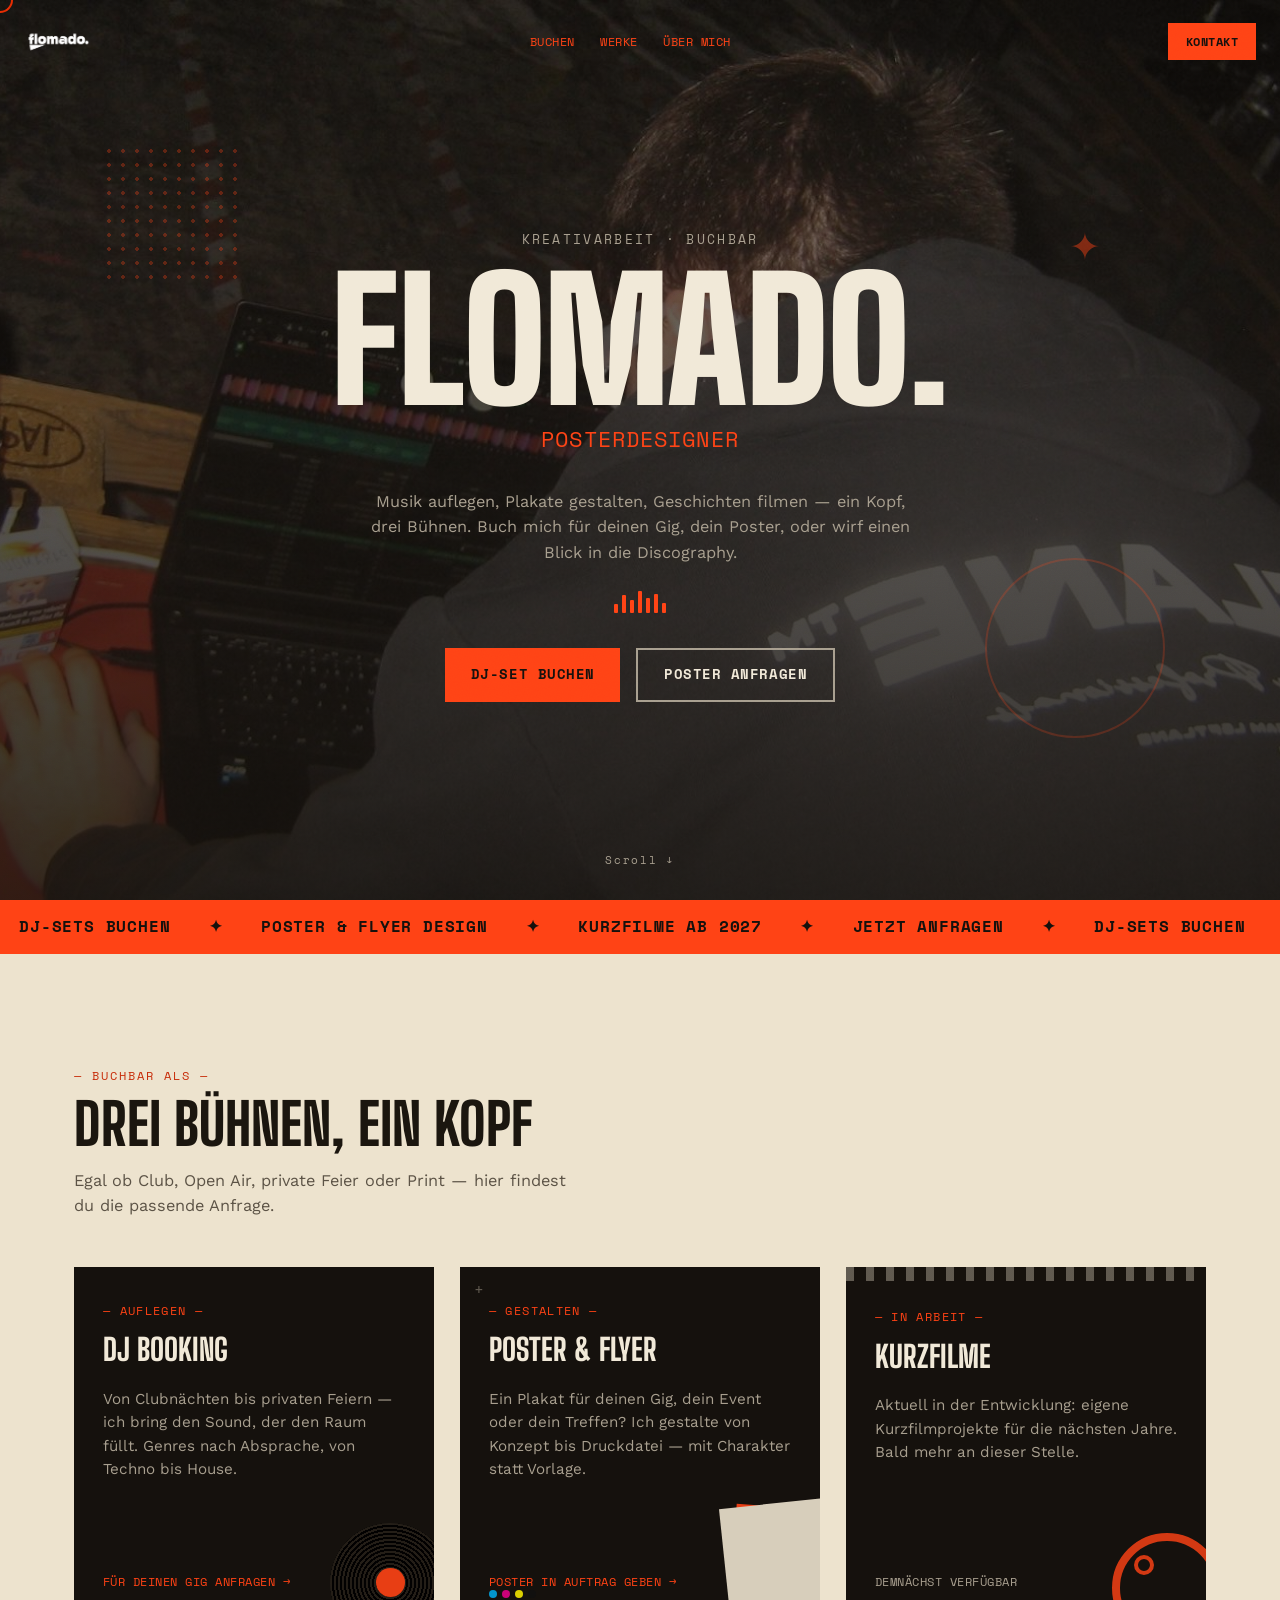
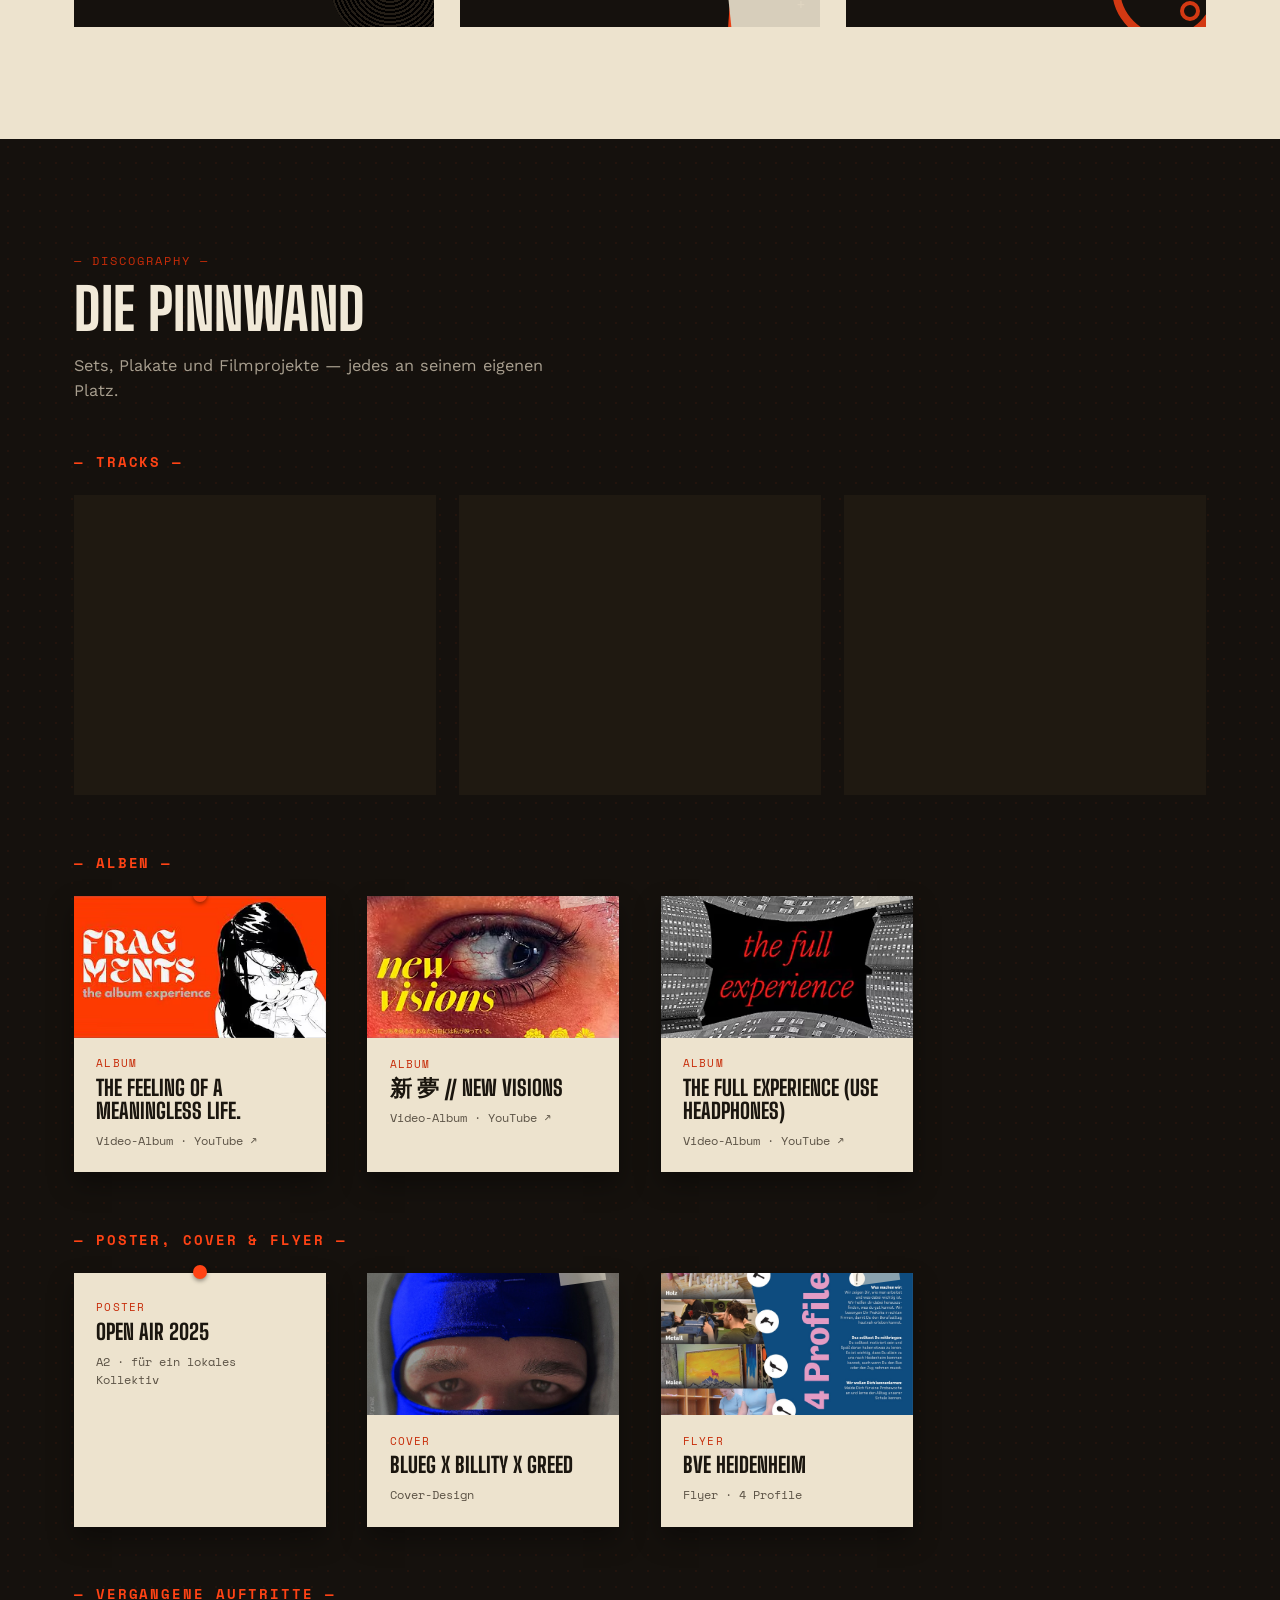
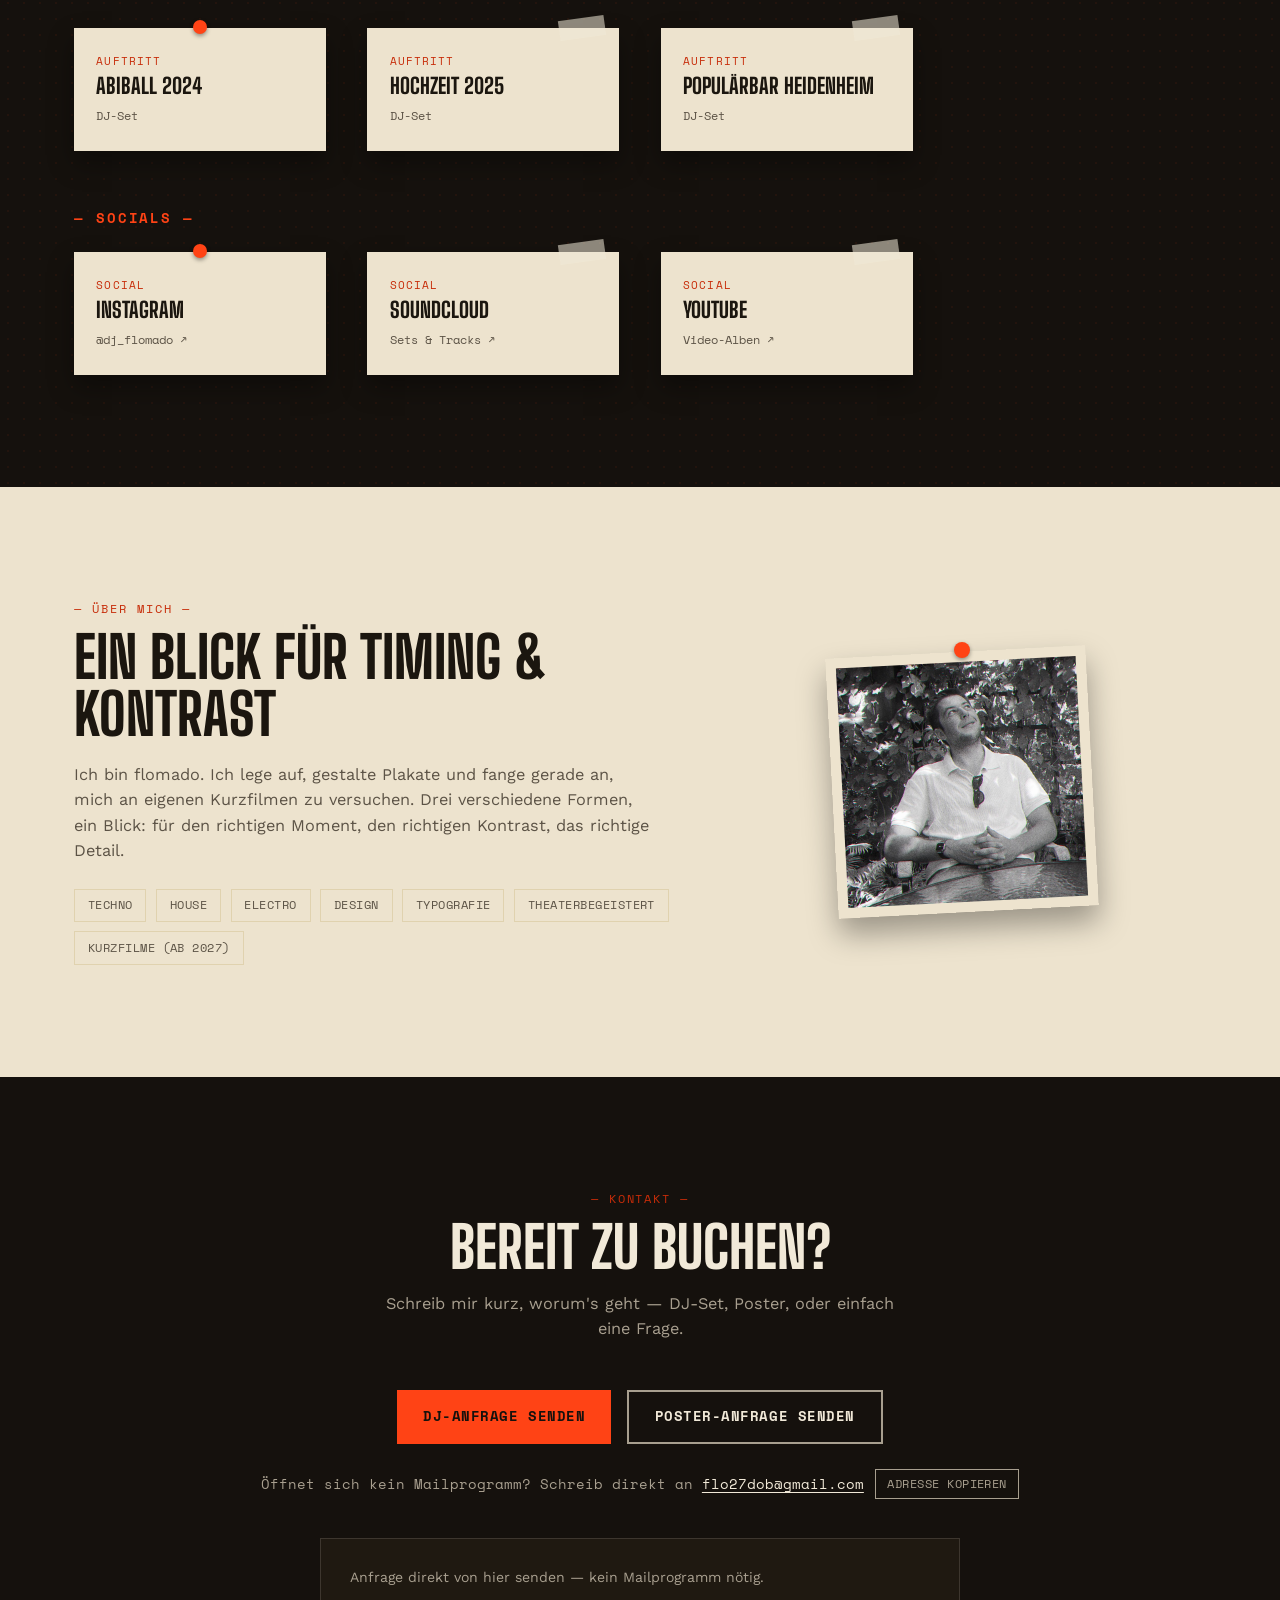
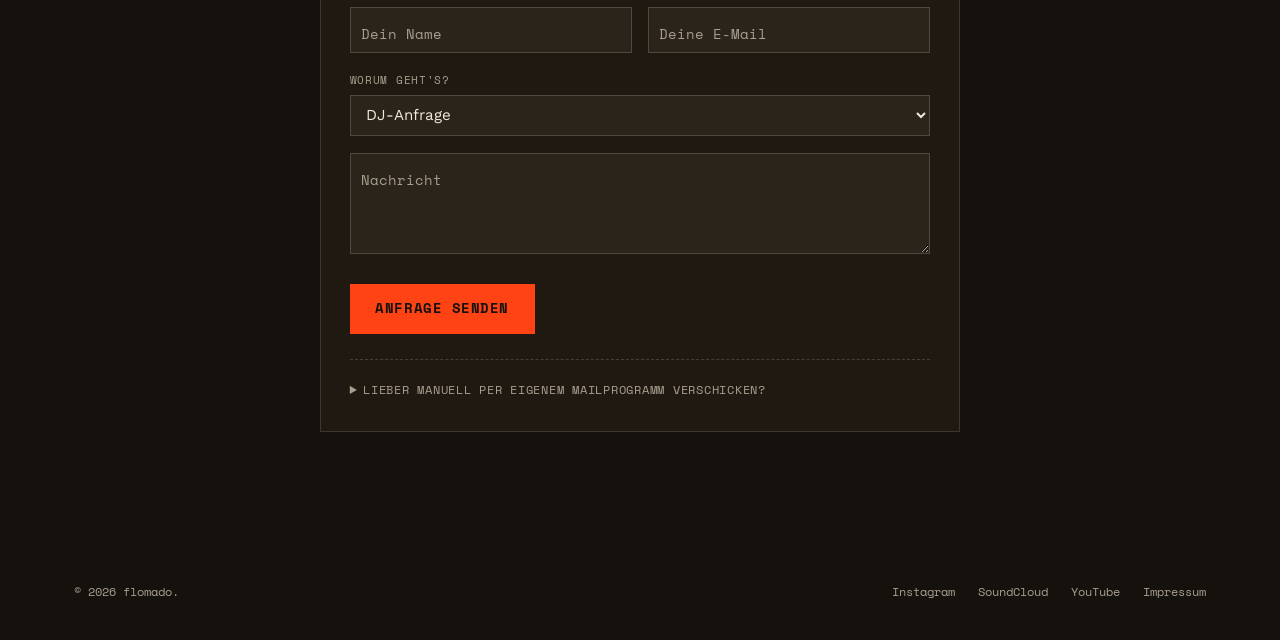
<file: index.html>
<!DOCTYPE html>
<html lang="de">
<head>
<meta charset="UTF-8">
<meta name="viewport" content="width=device-width, initial-scale=1.0">
<title>flomado. — DJ, Posterdesign &amp; Film</title>
<meta name="description" content="flomado. — buchbar als DJ und Posterdesigner, mit Discography aus Tracks, Plakaten und kommenden Kurzfilmen.">

<link rel="canonical" href="https://flomado.de/">
<meta name="robots" content="index, follow">
<meta name="author" content="flomado.">

<meta property="og:type" content="website">
<meta property="og:site_name" content="flomado.">
<meta property="og:title" content="flomado. — DJ, Posterdesign & Film">
<meta property="og:description" content="flomado. — buchbar als DJ und Posterdesigner, mit Discography aus Tracks, Plakaten und kommenden Kurzfilmen.">
<meta property="og:url" content="https://flomado.de/">
<meta property="og:image" content="https://flomado.de/images/flomado-set.jpg">
<meta property="og:locale" content="de_DE">

<meta name="twitter:card" content="summary_large_image">
<meta name="twitter:title" content="flomado. — DJ, Posterdesign & Film">
<meta name="twitter:description" content="flomado. — buchbar als DJ und Posterdesigner, mit Discography aus Tracks, Plakaten und kommenden Kurzfilmen.">
<meta name="twitter:image" content="https://flomado.de/images/flomado-set.jpg">

<link rel="icon" type="image/svg+xml" href="favicon.svg">

<script type="application/ld+json">
{
  "@context": "https://schema.org",
  "@type": "Person",
  "name": "flomado.",
  "url": "https://flomado.de/",
  "image": "https://flomado.de/images/flomado-profil.jpeg",
  "jobTitle": ["DJ", "Posterdesigner", "Filmemacher"],
  "description": "flomado. — buchbar als DJ und Posterdesigner, mit Discography aus Tracks, Plakaten und kommenden Kurzfilmen.",
  "sameAs": [
    "https://www.instagram.com/dj_flomado/",
    "https://soundcloud.com/user-228549752",
    "https://www.youtube.com/@flomado."
  ]
}
</script>

<link rel="preconnect" href="https://fonts.googleapis.com">
<link rel="preconnect" href="https://fonts.gstatic.com" crossorigin>
<link href="https://fonts.googleapis.com/css2?family=Big+Shoulders+Display:wght@600;700;800;900&family=Work+Sans:wght@400;500;600;700&family=Space+Mono:wght@400;700&display=swap" rel="stylesheet">
<style>
  :root{
    --ink:#15110d;
    --ink-2:#1f1911;
    --paper:#ede3ce;
    --paper-2:#e0d2af;
    --blaze:#ff4315;
    --blaze-2:#c72c09;
    --text-ink:#1b160f;
    --text-ink-muted:#5c5346;
    --text-paper:#f1e9d8;
    --text-paper-muted:#a89f8f;
    --container:1180px;
    --font-display:'Big Shoulders Display', sans-serif;
    --font-body:'Work Sans', sans-serif;
    --font-mono:'Space Mono', monospace;
  }

  *,*::before,*::after{box-sizing:border-box;}
  html{scroll-behavior:smooth;}
  body{
    margin:0;
    background:var(--paper);
    color:var(--text-ink);
    font-family:var(--font-body);
    line-height:1.55;
    overflow-x:hidden;
  }
  img,svg{display:block;max-width:100%;}
  a{color:inherit;text-decoration:none;}
  button{font:inherit;color:inherit;background:none;border:none;cursor:pointer;}
  h1,h2,h3,p{margin:0;}
  ::selection{background:var(--blaze);color:var(--ink);}
  *:focus-visible{outline:3px solid var(--blaze);outline-offset:3px;}

  .wrap{max-width:var(--container);margin-inline:auto;padding-inline:1.5rem;}

  /* custom cursor */
  .cursor{
    position:fixed;top:0;left:0;width:26px;height:26px;
    border:2px solid var(--blaze);border-radius:50%;
    pointer-events:none;z-index:999;
    transform:translate(-50%,-50%);
    transition:width .2s,height .2s,background .2s;
    mix-blend-mode:difference;
    will-change:transform;
  }
  .cursor.is-active{width:54px;height:54px;background:var(--blaze);}

  /* grain overlay */
  .grain{
    position:fixed;inset:0;pointer-events:none;z-index:998;opacity:.06;mix-blend-mode:overlay;
    background-image:url("data:image/svg+xml,%3Csvg xmlns='http://www.w3.org/2000/svg'%3E%3Cfilter id='n'%3E%3CfeTurbulence type='fractalNoise' baseFrequency='0.85' numOctaves='2' stitchTiles='stitch'/%3E%3C/filter%3E%3Crect width='100%25' height='100%25' filter='url(%23n)'/%3E%3C/svg%3E");
    background-size:160px 160px;
  }

  /* nav */
  .nav{
    position:fixed;top:0;left:0;right:0;z-index:100;
    display:flex;align-items:center;justify-content:space-between;
    padding:1.1rem 1.5rem;
    background:transparent;
    transition:background .3s, backdrop-filter .3s;
  }
  .nav.is-scrolled{background:rgba(21,17,13,.88);backdrop-filter:blur(6px);}
  .nav__logo{display:flex;align-items:center;}
  .nav__logo img{height:48px;width:auto;display:block;}
  .nav__links{display:flex;gap:1.6rem;}
  .nav__links a{font-family:var(--font-mono);font-size:.78rem;letter-spacing:.04em;color:var(--blaze);text-transform:uppercase;transition:color .2s;}
  .nav__links a:hover{color:var(--text-paper);}
  .nav__cta{
    font-family:var(--font-mono);font-size:.78rem;letter-spacing:.04em;text-transform:uppercase;
    background:var(--blaze);color:var(--ink);padding:.55rem 1.1rem;font-weight:700;display:inline-block;
    transition:transform .45s cubic-bezier(.22,1,.36,1);
  }
  @media (max-width:720px){.nav__links{display:none;}}

  /* hero */
  .hero{
    position:relative;min-height:100svh;
    display:flex;flex-direction:column;align-items:center;justify-content:center;
    text-align:center;color:var(--text-paper);
    overflow:hidden;padding:6rem 1.5rem 4rem;
    background:linear-gradient(180deg, rgba(21,17,13,.55), rgba(21,17,13,.88)), url('images/flomado-set.jpg');
    background-size:cover;background-position:center 32%;
  }
  .hero__shape{position:absolute;pointer-events:none;transition:transform .4s cubic-bezier(.22,1,.36,1);will-change:transform;}
  .hero__shape--dots{top:16%;left:8%;width:140px;height:140px;background-image:radial-gradient(var(--blaze) 2px, transparent 2px);background-size:14px 14px;opacity:.3;}
  .hero__shape--ring{bottom:18%;right:9%;width:180px;height:180px;border:2px solid var(--blaze);border-radius:50%;opacity:.22;}
  .hero__shape--star{top:24%;right:14%;font-family:var(--font-mono);font-size:2.4rem;color:var(--blaze);opacity:.45;}

  .hero__eyebrow{font-family:var(--font-mono);text-transform:uppercase;letter-spacing:.18em;font-size:.8rem;color:var(--text-paper-muted);margin-bottom:1.2rem;}
  .hero__name{
    font-family:var(--font-display);font-weight:900;text-transform:uppercase;
    font-size:clamp(3.6rem, 15vw, 10.5rem);line-height:.86;letter-spacing:-.01em;
  }
  .hero__roles{height:2.6rem;overflow:hidden;position:relative;margin-top:.5rem;width:100%;
    font-family:var(--font-mono);font-size:clamp(1rem,2.6vw,1.4rem);letter-spacing:.05em;text-transform:uppercase;color:var(--blaze);}
  .hero__role{position:absolute;left:50%;top:0;transform:translate(-50%,60%);opacity:0;
    transition:transform .65s cubic-bezier(.22,1,.36,1),opacity .5s ease;white-space:nowrap;}
  .hero__role.is-current{transform:translate(-50%,0%);opacity:1;}
  .hero__role.is-prev{transform:translate(-50%,-60%);opacity:0;}

  .hero__sub{max-width:34rem;margin:1.6rem auto 0;color:var(--text-paper-muted);font-size:1.02rem;}
  .eq{display:flex;justify-content:center;align-items:flex-end;gap:4px;height:22px;margin:1.6rem 0 0;}
  .eq span{width:4px;background:var(--blaze);border-radius:1px;animation:eq 1.2s ease-in-out infinite;}
  .eq span:nth-child(1){height:40%;animation-delay:-1.1s;}
  .eq span:nth-child(2){height:80%;animation-delay:-.9s;}
  .eq span:nth-child(3){height:55%;animation-delay:-.7s;}
  .eq span:nth-child(4){height:100%;animation-delay:-.5s;}
  .eq span:nth-child(5){height:65%;animation-delay:-.3s;}
  .eq span:nth-child(6){height:85%;animation-delay:-.15s;}
  .eq span:nth-child(7){height:45%;animation-delay:0s;}
  @keyframes eq{0%,100%{transform:scaleY(.3);}50%{transform:scaleY(1);}}
  .hero__ctas{display:flex;gap:1rem;flex-wrap:wrap;justify-content:center;margin-top:2.2rem;}
  .btn{font-family:var(--font-mono);text-transform:uppercase;letter-spacing:.04em;font-size:.85rem;font-weight:700;
    padding:.9rem 1.6rem;display:inline-flex;align-items:center;gap:.5rem;
    transition:background .2s,color .2s,border-color .2s,transform .45s cubic-bezier(.22,1,.36,1);}
  .btn--solid{background:var(--blaze);color:var(--ink);}
  .btn--solid:hover{background:var(--text-paper);}
  .btn--outline{border:2px solid var(--text-paper-muted);color:var(--text-paper);}
  .btn--outline:hover{border-color:var(--blaze);color:var(--blaze);}

  .hero__scroll{position:absolute;bottom:2rem;left:50%;transform:translateX(-50%);
    font-family:var(--font-mono);font-size:.7rem;letter-spacing:.15em;color:var(--text-paper-muted);
    display:flex;flex-direction:column;align-items:center;gap:.4rem;animation:bob 2.4s ease-in-out infinite;}
  @keyframes bob{0%,100%{transform:translate(-50%,0);}50%{transform:translate(-50%,8px);}}

  /* marquee */
  .marquee{background:var(--blaze);overflow:hidden;padding:.9rem 0;}
  .marquee__track{display:flex;width:max-content;animation:marquee 22s linear infinite;}
  .marquee__group{display:flex;flex-shrink:0;}
  .marquee__group span{font-family:var(--font-mono);font-weight:700;text-transform:uppercase;letter-spacing:.05em;
    font-size:1rem;color:var(--ink);padding:0 1.2rem;white-space:nowrap;}
  @keyframes marquee{from{transform:translateX(0);}to{transform:translateX(-16.6667%);}}

  /* sections */
  .section{padding:7rem 0;}
  .section__head{max-width:38rem;margin-bottom:3rem;}
  .section__eyebrow{font-family:var(--font-mono);text-transform:uppercase;letter-spacing:.16em;font-size:.78rem;color:var(--blaze-2);margin-bottom:.6rem;}
  .section__title{font-family:var(--font-display);font-weight:800;text-transform:uppercase;font-size:clamp(2.2rem,5vw,3.6rem);line-height:1;}
  .section__text{margin-top:1rem;color:var(--text-ink-muted);font-size:1.02rem;max-width:32rem;}

  .cards{display:grid;grid-template-columns:repeat(3,1fr);gap:1.6rem;}
  @media (max-width:920px){.cards{grid-template-columns:1fr;}}
  .card{background:var(--ink);color:var(--text-paper);padding:2.2rem 1.8rem;position:relative;overflow:hidden;
    display:flex;flex-direction:column;min-height:360px;}
  .card__eyebrow{font-family:var(--font-mono);font-size:.72rem;letter-spacing:.12em;text-transform:uppercase;color:var(--blaze);}
  .card__title{font-family:var(--font-display);font-weight:800;text-transform:uppercase;font-size:1.9rem;margin-top:.4rem;}
  .card__text{margin-top:.9rem;color:var(--text-paper-muted);font-size:.95rem;flex:1;}
  .card__cta{margin-top:1.4rem;font-family:var(--font-mono);font-size:.78rem;text-transform:uppercase;letter-spacing:.04em;color:var(--blaze);display:inline-flex;align-items:center;gap:.4rem;transition:color .2s;}
  .card__cta:hover{color:var(--text-paper);}
  .card__visual{position:absolute;right:-1rem;bottom:-1rem;opacity:.9;}
  .crop{position:absolute;font-family:var(--font-mono);font-size:1rem;color:var(--text-paper-muted);opacity:.5;line-height:1;}
  .crop--tl{top:.9rem;left:.9rem;}
  .crop--br{bottom:.9rem;right:.9rem;}
  .cmyk{display:flex;gap:5px;position:absolute;left:1.8rem;bottom:1.8rem;}
  .cmyk span{width:8px;height:8px;border-radius:50%;opacity:.85;}

  .vinyl{width:120px;height:120px;border-radius:50%;position:relative;
    background:repeating-radial-gradient(circle at center, #000 0 2px, #262019 2px 4px);
    animation:spin 6s linear infinite;}
  .vinyl::after{content:'';position:absolute;inset:38%;background:var(--blaze);border-radius:50%;}
  @keyframes spin{to{transform:rotate(360deg);}}

  .poster-mock{width:110px;height:140px;position:relative;}
  .poster-mock span{position:absolute;inset:0;background:var(--paper);transform:rotate(-6deg);transition:transform .4s;}
  .poster-mock span:nth-child(2){background:var(--blaze);transform:rotate(4deg) translate(6px,4px);z-index:-1;}
  .card:hover .poster-mock span:first-child{transform:rotate(-14deg) translate(-8px,-6px);}

  .reel{width:110px;height:110px;border-radius:50%;border:8px solid var(--blaze);position:relative;opacity:.9;}
  .reel::before,.reel::after{content:'';position:absolute;width:20px;height:20px;background:var(--ink);border:4px solid var(--blaze);border-radius:50%;}
  .reel::before{top:14px;left:14px;}
  .reel::after{bottom:14px;right:14px;}
  .card--film .card__cta{color:var(--text-paper-muted);}
  .card--film{padding-top:2.6rem;}
  .card--film::before{content:'';position:absolute;top:0;left:0;right:0;height:14px;background-image:repeating-linear-gradient(to right, var(--paper) 0 8px, transparent 8px 20px);opacity:.35;}

  /* discography wall */
  .wall-section{background:var(--ink);color:var(--text-paper);position:relative;}
  .wall-section::before{content:'';position:absolute;inset:0;pointer-events:none;opacity:.06;background-image:radial-gradient(var(--blaze) 1px, transparent 1px);background-size:16px 16px;}
  .wall-section .wrap{position:relative;z-index:1;}
  .wall-section .section__title{color:var(--text-paper);}
  .wall-section .section__text{color:var(--text-paper-muted);}

  .wall-group{margin-bottom:3.6rem;}
  .wall-group:last-child{margin-bottom:0;}
  .wall-group__title{font-family:var(--font-mono);text-transform:uppercase;letter-spacing:.14em;font-size:.85rem;color:var(--blaze);margin-bottom:1.4rem;}

  .track-grid{display:grid;grid-template-columns:repeat(3,1fr);gap:1.4rem;}
  @media (max-width:820px){.track-grid{grid-template-columns:1fr;}}
  .track-embed{background:var(--ink-2);overflow:hidden;line-height:0;}
  .track-embed iframe{display:block;border:none;width:100%;}

  .wall{display:grid;grid-template-columns:repeat(auto-fill,minmax(230px,1fr));gap:2.6rem;}
  .flyer{display:block;background:var(--paper);color:var(--text-ink);padding:1.6rem 1.4rem;position:relative;
    transform:rotate(var(--r,-2deg));transition:transform .25s ease;box-shadow:0 12px 24px rgba(0,0,0,.35);}
  .flyer::before{content:'';position:absolute;top:-8px;left:50%;transform:translateX(-50%);
    width:14px;height:14px;border-radius:50%;background:var(--blaze);box-shadow:0 2px 4px rgba(0,0,0,.4);}
  .flyer--tape::before{display:none;}
  .flyer--tape::after{content:'';position:absolute;top:-10px;right:14px;width:46px;height:20px;
    background:rgba(241,233,216,.55);transform:rotate(-8deg);}
  .flyer__eyebrow{font-family:var(--font-mono);font-size:.68rem;letter-spacing:.1em;text-transform:uppercase;color:var(--blaze-2);}
  .flyer__title{font-family:var(--font-display);font-weight:800;text-transform:uppercase;font-size:1.35rem;margin-top:.3rem;line-height:1.05;}
  .flyer__meta{font-family:var(--font-mono);font-size:.72rem;color:var(--text-ink-muted);margin-top:.6rem;}

  .flyer--album{padding:0;overflow:hidden;}
  .flyer--album .flyer__cover{width:100%;aspect-ratio:16/9;object-fit:cover;display:block;}
  .flyer--album .flyer__eyebrow{margin-top:1.1rem;padding-inline:1.4rem;}
  .flyer--album .flyer__title{padding-inline:1.4rem;}
  .flyer--album .flyer__meta{padding:0 1.4rem 1.4rem;}

  /* about */
  .about{display:grid;grid-template-columns:1.1fr .9fr;gap:3rem;align-items:center;}
  @media (max-width:820px){.about{grid-template-columns:1fr;}}
  .about__tags{display:flex;flex-wrap:wrap;gap:.6rem;margin-top:1.6rem;}
  .tag{font-family:var(--font-mono);font-size:.74rem;text-transform:uppercase;letter-spacing:.04em;border:1px solid var(--paper-2);padding:.4rem .8rem;color:var(--text-ink-muted);}
  .about__photo{max-width:260px;margin-inline:auto;position:relative;}
  .about__photo::before{content:'';position:absolute;top:-10px;left:50%;transform:translateX(-50%);width:16px;height:16px;border-radius:50%;background:var(--blaze);box-shadow:0 2px 4px rgba(0,0,0,.4);z-index:2;}
  .about__photo img{width:100%;display:block;border:10px solid var(--paper);box-shadow:0 16px 30px rgba(0,0,0,.35);transform:rotate(-3deg);transition:transform .3s;}
  .about__photo:hover img{transform:rotate(0deg) scale(1.02);}

  /* contact */
  .contact{background:var(--ink);color:var(--text-paper);text-align:center;}
  .contact .section__head{margin-inline:auto;}
  .contact .section__title{color:var(--text-paper);}
  .contact .section__text{color:var(--text-paper-muted);margin-inline:auto;}
  .contact__ctas{display:flex;gap:1rem;justify-content:center;flex-wrap:wrap;margin-top:2rem;}
  .contact__fallback{margin-top:1.6rem;font-family:var(--font-mono);font-size:.85rem;color:var(--text-paper-muted);
    display:flex;gap:.7rem;align-items:center;justify-content:center;flex-wrap:wrap;}
  .contact__fallback a{color:var(--text-paper);text-decoration:underline;text-underline-offset:3px;}
  .contact__fallback a:hover{color:var(--blaze);}
  .copy-btn{border:1px solid var(--text-paper-muted);color:var(--text-paper-muted);padding:.3rem .7rem;font-family:inherit;font-size:.75rem;
    text-transform:uppercase;letter-spacing:.04em;transition:border-color .2s,color .2s;}
  .copy-btn:hover{border-color:var(--blaze);color:var(--blaze);}
  .copy-btn.is-copied{border-color:var(--blaze);color:var(--blaze);}

  .mail-template{
    margin:2.4rem auto 0;max-width:640px;text-align:left;
    background:var(--ink-2);border:1px solid rgba(241,233,216,.14);padding:1.8rem 1.8rem 2rem;
  }
  .mail-template__intro{font-size:.88rem;color:var(--text-paper-muted);margin:0;}
  .mail-template__row{display:grid;grid-template-columns:1fr 1fr;gap:1rem;}
  @media (max-width:560px){.mail-template__row{grid-template-columns:1fr;}}
  .mail-template label{
    display:flex;flex-direction:column;gap:.4rem;margin-top:1.1rem;
    font-family:var(--font-mono);font-size:.7rem;text-transform:uppercase;letter-spacing:.06em;color:var(--text-paper-muted);
  }
  .mail-template input,.mail-template select,.mail-template textarea{
    font-family:var(--font-body);font-size:.95rem;color:var(--text-paper);
    background:rgba(241,233,216,.05);border:1px solid rgba(241,233,216,.18);padding:.6rem .7rem;resize:vertical;
  }
  .mail-template input:focus,.mail-template select:focus,.mail-template textarea:focus{outline:none;border-color:var(--blaze);}
  .mail-template select{width:100%;}

  /* Animated floating-label fields (name/email/message) */
  .field{position:relative;margin-top:1.1rem;}
  .mail-template .field label{
    display:block;position:absolute;left:.7rem;top:1.05rem;margin:0;
    font-family:var(--font-mono);font-size:.85rem;text-transform:none;letter-spacing:normal;
    color:var(--text-paper-muted);pointer-events:none;transform-origin:left top;
    transition:transform .25s cubic-bezier(.2,.8,.2,1),color .25s ease;
  }
  .field input,.field textarea{width:100%;padding:1.15rem .7rem .5rem;transition:border-color .25s ease;}
  .field input:focus + label,
  .field input:not(:placeholder-shown) + label,
  .field textarea:focus + label,
  .field textarea:not(:placeholder-shown) + label{
    transform:translateY(-.7rem) scale(.76);
    color:var(--blaze);
  }
  @media (prefers-reduced-motion:reduce){
    .mail-template .field label,.field input,.field textarea{transition:none;}
  }
  .mail-template__output-label{display:flex;align-items:center;justify-content:space-between;gap:1rem;flex-wrap:wrap;}
  .mail-template__output{
    width:100%;margin-top:.4rem;font-family:var(--font-mono);font-size:.8rem;line-height:1.5;
    background:rgba(0,0,0,.28);color:var(--text-paper-muted);white-space:pre-wrap;
  }
  .mail-template__send{display:flex;align-items:center;gap:1rem;flex-wrap:wrap;margin-top:1.4rem;}
  .mail-template__send .btn{padding:.9rem 1.6rem;}
  .mail-template__send .btn:disabled{opacity:.6;cursor:default;transform:none;}
  .mail-template__status{font-family:var(--font-mono);font-size:.82rem;color:var(--text-paper-muted);}
  .mail-template__status.is-success{color:#5fd88a;}
  .mail-template__status.is-error{color:var(--blaze);}
  .mail-template__manual{margin-top:1.6rem;border-top:1px dashed rgba(241,233,216,.18);padding-top:1.2rem;}
  .mail-template__manual summary{
    cursor:pointer;font-family:var(--font-mono);font-size:.78rem;text-transform:uppercase;letter-spacing:.06em;
    color:var(--text-paper-muted);
  }
  .mail-template__manual summary:hover{color:var(--text-paper);}
  .mail-template__manual[open] summary{margin-bottom:1rem;}

  footer{background:var(--ink);color:var(--text-paper-muted);padding:2.4rem 0;font-family:var(--font-mono);font-size:.78rem;}
  .footer__row{display:flex;justify-content:space-between;flex-wrap:wrap;gap:1rem;align-items:center;}
  .footer__links a{color:var(--text-paper-muted);margin-left:1rem;transition:color .2s;}
  .footer__links a:hover{color:var(--blaze);}

  .reveal{opacity:0;transform:translateY(24px);transition:opacity .7s ease,transform .7s ease;}
  .reveal.is-visible{opacity:1;transform:translateY(0);}

  @media (prefers-reduced-motion: reduce){
    html{scroll-behavior:auto;}
    .marquee__track{animation:none;}
    .marquee__group:not(:first-child){display:none;}
    .vinyl{animation:none;}
    .eq span{animation:none;}
    .hero__scroll{animation:none;}
    .reveal{opacity:1;transform:none;transition:none;}
    .cursor{display:none;}
  }
  @media (pointer:coarse){.cursor{display:none;}}
</style>
</head>
<body>
<div class="grain"></div>
<div class="cursor" id="cursor" aria-hidden="true"></div>

<header class="nav" id="nav">
  <a href="#top" class="nav__logo"><img src="images/logo-flomado-white.png" alt="flomado."></a>
  <nav class="nav__links">
    <a href="#buchen">Buchen</a>
    <a href="#werke">Werke</a>
    <a href="#ueber-mich">Über mich</a>
  </nav>
  <a href="#kontakt" class="nav__cta magnetic">Kontakt</a>
</header>

<main id="top">
  <section class="hero">
    <div class="hero__shape hero__shape--dots" data-depth="0.6" aria-hidden="true"></div>
    <div class="hero__shape hero__shape--ring" data-depth="0.3" aria-hidden="true"></div>
    <div class="hero__shape hero__shape--star" data-depth="0.8" aria-hidden="true">✦</div>

    <p class="hero__eyebrow">Kreativarbeit · buchbar</p>
    <h1 class="hero__name">flomado.</h1>
    <div class="hero__roles" id="roleCycler">
      <span class="hero__role is-current">DJ</span>
    </div>
    <p class="hero__sub">Musik auflegen, Plakate gestalten, Geschichten filmen — ein Kopf, drei Bühnen. Buch mich für deinen Gig, dein Poster, oder wirf einen Blick in die Discography.</p>
    <div class="eq" aria-hidden="true"><span></span><span></span><span></span><span></span><span></span><span></span><span></span></div>
    <div class="hero__ctas">
      <a href="#buchen" class="btn btn--solid magnetic">DJ-Set buchen</a>
      <a href="#buchen" class="btn btn--outline magnetic">Poster anfragen</a>
    </div>
    <div class="hero__scroll">Scroll ↓</div>
  </section>

  <div class="marquee" aria-hidden="true">
    <div class="marquee__track">
      <div class="marquee__group">
        <span>DJ-Sets buchen</span><span>✦</span><span>Poster &amp; Flyer Design</span><span>✦</span><span>Kurzfilme ab 2027</span><span>✦</span><span>Jetzt anfragen</span><span>✦</span>
      </div>
      <div class="marquee__group">
        <span>DJ-Sets buchen</span><span>✦</span><span>Poster &amp; Flyer Design</span><span>✦</span><span>Kurzfilme ab 2027</span><span>✦</span><span>Jetzt anfragen</span><span>✦</span>
      </div>
      <div class="marquee__group">
        <span>DJ-Sets buchen</span><span>✦</span><span>Poster &amp; Flyer Design</span><span>✦</span><span>Kurzfilme ab 2027</span><span>✦</span><span>Jetzt anfragen</span><span>✦</span>
      </div>
      <div class="marquee__group">
        <span>DJ-Sets buchen</span><span>✦</span><span>Poster &amp; Flyer Design</span><span>✦</span><span>Kurzfilme ab 2027</span><span>✦</span><span>Jetzt anfragen</span><span>✦</span>
      </div>
      <div class="marquee__group">
        <span>DJ-Sets buchen</span><span>✦</span><span>Poster &amp; Flyer Design</span><span>✦</span><span>Kurzfilme ab 2027</span><span>✦</span><span>Jetzt anfragen</span><span>✦</span>
      </div>
      <div class="marquee__group">
        <span>DJ-Sets buchen</span><span>✦</span><span>Poster &amp; Flyer Design</span><span>✦</span><span>Kurzfilme ab 2027</span><span>✦</span><span>Jetzt anfragen</span><span>✦</span>
      </div>
    </div>
  </div>

  <section class="section" id="buchen">
    <div class="wrap">
      <div class="section__head reveal">
        <p class="section__eyebrow">— Buchbar als —</p>
        <h2 class="section__title">Drei Bühnen, ein Kopf</h2>
        <p class="section__text">Egal ob Club, Open Air, private Feier oder Print — hier findest du die passende Anfrage.</p>
      </div>

      <div class="cards">
        <article class="card reveal">
          <p class="card__eyebrow">— Auflegen —</p>
          <h3 class="card__title">DJ Booking</h3>
          <p class="card__text">Von Clubnächten bis privaten Feiern — ich bring den Sound, der den Raum füllt. Genres nach Absprache, von Techno bis House.</p>
          <a href="#kontakt" class="card__cta">Für deinen Gig anfragen →</a>
          <div class="card__visual"><div class="vinyl"></div></div>
        </article>

        <article class="card reveal">
          <span class="crop crop--tl" aria-hidden="true">+</span>
          <span class="crop crop--br" aria-hidden="true">+</span>
          <p class="card__eyebrow">— Gestalten —</p>
          <h3 class="card__title">Poster &amp; Flyer</h3>
          <p class="card__text">Ein Plakat für deinen Gig, dein Event oder dein Treffen? Ich gestalte von Konzept bis Druckdatei — mit Charakter statt Vorlage.</p>
          <a href="#kontakt" class="card__cta">Poster in Auftrag geben →</a>
          <div class="cmyk" aria-hidden="true"><span style="background:#00AEEF"></span><span style="background:#EC008C"></span><span style="background:#FFF200"></span><span style="background:#101010"></span></div>
          <div class="card__visual"><div class="poster-mock"><span></span><span></span></div></div>
        </article>

        <article class="card card--film reveal">
          <p class="card__eyebrow">— In Arbeit —</p>
          <h3 class="card__title">Kurzfilme</h3>
          <p class="card__text">Aktuell in der Entwicklung: eigene Kurzfilmprojekte für die nächsten Jahre. Bald mehr an dieser Stelle.</p>
          <span class="card__cta">Demnächst verfügbar</span>
          <div class="card__visual"><div class="reel"></div></div>
        </article>
      </div>
    </div>
  </section>

  <section class="section wall-section" id="werke">
    <div class="wrap">
      <div class="section__head reveal">
        <p class="section__eyebrow">— Discography —</p>
        <h2 class="section__title">Die Pinnwand</h2>
        <p class="section__text">Sets, Plakate und Filmprojekte — jedes an seinem eigenen Platz.</p>
      </div>

      <div class="wall-group">
        <h3 class="wall-group__title reveal">— Tracks —</h3>
        <div class="track-grid reveal">
          <div class="track-embed">
            <iframe title="Undankbar (Makko Techno)" width="100%" height="300" scrolling="no" frameborder="no" allow="autoplay"
              src="https://w.soundcloud.com/player/?url=https%3A%2F%2Fsoundcloud.com%2Fuser-228549752%2Fundankbar-makko-techno&color=%23ff4315&auto_play=false&show_artwork=true&visual=true"></iframe>
          </div>
          <div class="track-embed">
            <iframe title="Maske Weg (Souly Techno Extended Version)" width="100%" height="300" scrolling="no" frameborder="no" allow="autoplay"
              src="https://w.soundcloud.com/player/?url=https%3A%2F%2Fsoundcloud.com%2Fuser-228549752%2Fmaske-weg-souly-technoextended-versionmp3&color=%23ff4315&auto_play=false&show_artwork=true&visual=true"></iframe>
          </div>
          <div class="track-embed">
            <iframe title="Leuchtturm (Nena Techno)" width="100%" height="300" scrolling="no" frameborder="no" allow="autoplay"
              src="https://w.soundcloud.com/player/?url=https%3A%2F%2Fsoundcloud.com%2Fuser-228549752%2Fleuchtturm-nena-techno&color=%23ff4315&auto_play=false&show_artwork=true&visual=true"></iframe>
          </div>
        </div>
      </div>

      <div class="wall-group">
        <h3 class="wall-group__title reveal">— Alben —</h3>
        <div class="wall">
          <a class="flyer flyer--album tilt reveal" href="https://youtu.be/rwVDfogp5N8" target="_blank" rel="noopener" style="--r:3deg">
            <img class="flyer__cover" src="images/the-feeling-of-a-meaningless-life-cover.avif" alt="Cover: the feeling of a meaningless life." loading="lazy">
            <p class="flyer__eyebrow">Album</p>
            <h3 class="flyer__title">the feeling of a meaningless life.</h3>
            <p class="flyer__meta">Video-Album · YouTube ↗</p>
          </a>
          <a class="flyer flyer--album flyer--tape tilt reveal" href="https://youtu.be/vcFP0tjl6NA" target="_blank" rel="noopener" style="--r:-3deg">
            <img class="flyer__cover" src="images/new-visions-cover.avif" alt="Cover: 新 夢 // new visions" loading="lazy">
            <p class="flyer__eyebrow">Album</p>
            <h3 class="flyer__title">新 夢 // new visions</h3>
            <p class="flyer__meta">Video-Album · YouTube ↗</p>
          </a>
          <a class="flyer flyer--album flyer--tape tilt reveal" href="https://youtu.be/VRcKOVGKwSw" target="_blank" rel="noopener" style="--r:2deg">
            <img class="flyer__cover" src="images/the-full-experience-cover.avif" alt="Cover: the full experience (use headphones)" loading="lazy">
            <p class="flyer__eyebrow">Album</p>
            <h3 class="flyer__title">the full experience (use headphones)</h3>
            <p class="flyer__meta">Video-Album · YouTube ↗</p>
          </a>
        </div>
      </div>

      <div class="wall-group">
        <h3 class="wall-group__title reveal">— Poster, Cover & Flyer —</h3>
        <div class="wall">
          <div class="flyer tilt reveal" style="--r:4deg">
            <p class="flyer__eyebrow">Poster</p>
            <h3 class="flyer__title">Open Air 2025</h3>
            <p class="flyer__meta">A2 · für ein lokales Kollektiv</p>
          </div>
          <div class="flyer flyer--album flyer--tape tilt reveal" style="--r:-4deg">
            <img class="flyer__cover" src="images/cover-blueg-billity-greed.jpg" alt="Cover: BlueG x Billity x Greed" loading="lazy">
            <p class="flyer__eyebrow">Cover</p>
            <h3 class="flyer__title">BlueG x Billity x Greed</h3>
            <p class="flyer__meta">Cover-Design</p>
          </div>
          <div class="flyer flyer--album flyer--tape tilt reveal" style="--r:-2deg">
            <img class="flyer__cover" src="images/flyer-bve-heidenheim.jpg" alt="Flyer: BVE Heidenheim – 4 Profile" loading="lazy">
            <p class="flyer__eyebrow">Flyer</p>
            <h3 class="flyer__title">BVE Heidenheim</h3>
            <p class="flyer__meta">Flyer · 4 Profile</p>
          </div>
        </div>
      </div>

      <div class="wall-group">
        <h3 class="wall-group__title reveal">— Vergangene Auftritte —</h3>
        <div class="wall">
          <div class="flyer tilt reveal" style="--r:-5deg">
            <p class="flyer__eyebrow">Auftritt</p>
            <h3 class="flyer__title">Abiball 2024</h3>
            <p class="flyer__meta">DJ-Set</p>
          </div>
          <div class="flyer flyer--tape tilt reveal" style="--r:5deg">
            <p class="flyer__eyebrow">Auftritt</p>
            <h3 class="flyer__title">Hochzeit 2025</h3>
            <p class="flyer__meta">DJ-Set</p>
          </div>
          <div class="flyer flyer--tape tilt reveal" style="--r:-3deg">
            <p class="flyer__eyebrow">Auftritt</p>
            <h3 class="flyer__title">Populärbar Heidenheim</h3>
            <p class="flyer__meta">DJ-Set</p>
          </div>
        </div>
      </div>

      <div class="wall-group">
        <h3 class="wall-group__title reveal">— Socials —</h3>
        <div class="wall">
          <a class="flyer tilt reveal" href="https://www.instagram.com/dj_flomado/" target="_blank" rel="noopener" style="--r:-3deg">
            <p class="flyer__eyebrow">Social</p>
            <h3 class="flyer__title">Instagram</h3>
            <p class="flyer__meta">@dj_flomado ↗</p>
          </a>
          <a class="flyer flyer--tape tilt reveal" href="https://soundcloud.com/user-228549752" target="_blank" rel="noopener" style="--r:2deg">
            <p class="flyer__eyebrow">Social</p>
            <h3 class="flyer__title">SoundCloud</h3>
            <p class="flyer__meta">Sets & Tracks ↗</p>
          </a>
          <a class="flyer flyer--tape tilt reveal" href="https://www.youtube.com/@flomado." target="_blank" rel="noopener" style="--r:-2deg">
            <p class="flyer__eyebrow">Social</p>
            <h3 class="flyer__title">YouTube</h3>
            <p class="flyer__meta">Video-Alben ↗</p>
          </a>
        </div>
      </div>
    </div>
  </section>


  <section class="section" id="ueber-mich">
    <div class="wrap about">
      <div class="reveal">
        <p class="section__eyebrow">— Über mich —</p>
        <h2 class="section__title">Ein Blick für Timing &amp; Kontrast</h2>
        <p class="section__text" style="margin-top:1.2rem;max-width:36rem;">
          Ich bin flomado. Ich lege auf, gestalte Plakate und fange gerade an, mich an eigenen Kurzfilmen zu versuchen.
          Drei verschiedene Formen, ein Blick: für den richtigen Moment, den richtigen Kontrast, das richtige Detail.
        </p>
        <div class="about__tags">
          <span class="tag">Techno</span><span class="tag">House</span><span class="tag">Electro</span>
          <span class="tag">Design</span><span class="tag">Typografie</span>
          <span class="tag">Theaterbegeistert</span><span class="tag">Kurzfilme (ab 2027)</span>
        </div>
      </div>
      <div class="reveal about__photo">
        <img src="images/flomado-profil.jpeg" alt="flomado." loading="lazy">
      </div>
    </div>
  </section>

  <section class="section contact" id="kontakt">
    <div class="wrap">
      <div class="section__head">
        <p class="section__eyebrow reveal">— Kontakt —</p>
        <h2 class="section__title reveal">Bereit zu buchen?</h2>
        <p class="section__text reveal">Schreib mir kurz, worum's geht — DJ-Set, Poster, oder einfach eine Frage.</p>
      </div>
      <div class="contact__ctas reveal">
        <a href="mailto:flo27dob@gmail.com?subject=DJ-Anfrage" class="btn btn--solid magnetic">DJ-Anfrage senden</a>
        <a href="mailto:flo27dob@gmail.com?subject=Poster-Anfrage" class="btn btn--outline magnetic">Poster-Anfrage senden</a>
      </div>
      <p class="contact__fallback reveal">
        <span>Öffnet sich kein Mailprogramm? Schreib direkt an <a href="mailto:flo27dob@gmail.com">flo27dob@gmail.com</a></span>
        <button type="button" class="copy-btn" id="copy-email" data-email="flo27dob@gmail.com">Adresse kopieren</button>
      </p>

      <div class="mail-template reveal">
        <p class="mail-template__intro">Anfrage direkt von hier senden — kein Mailprogramm nötig.</p>

        <div class="mail-template__row">
          <div class="field">
            <input type="text" id="mt-name" placeholder=" " aria-label="Dein Name" autocomplete="name">
            <label for="mt-name">Dein Name</label>
          </div>
          <div class="field">
            <input type="email" id="mt-email" placeholder=" " aria-label="Deine E-Mail" autocomplete="email">
            <label for="mt-email">Deine E-Mail</label>
          </div>
        </div>

        <label>Worum geht's?
          <select id="mt-subject">
            <option value="DJ-Anfrage">DJ-Anfrage</option>
            <option value="Poster-Anfrage">Poster-Anfrage</option>
            <option value="Sonstiges">Sonstiges</option>
          </select>
        </label>

        <div class="field">
          <textarea id="mt-message" rows="4" placeholder=" " aria-label="Nachricht"></textarea>
          <label for="mt-message">Nachricht</label>
        </div>

        <div class="mail-template__send">
          <button type="button" class="btn btn--solid magnetic" id="mt-send">Anfrage senden</button>
          <span class="mail-template__status" id="mt-status" role="status" aria-live="polite"></span>
        </div>

        <details class="mail-template__manual">
          <summary>Lieber manuell per eigenem Mailprogramm verschicken?</summary>
          <label>
            <span class="mail-template__output-label">
              <span>Fertige Vorlage</span>
              <button type="button" class="copy-btn" id="mt-copy">Vorlage kopieren</button>
            </span>
            <textarea class="mail-template__output" id="mt-output" rows="8" readonly onclick="this.select()"></textarea>
          </label>
        </details>
      </div>
    </div>
  </section>
</main>

<footer>
  <div class="wrap footer__row">
    <span>© 2026 flomado.</span>
    <div class="footer__links">
      <a href="https://www.instagram.com/dj_flomado/" target="_blank" rel="noopener">Instagram</a>
      <a href="https://soundcloud.com/user-228549752" target="_blank" rel="noopener">SoundCloud</a>
      <a href="https://www.youtube.com/@flomado." target="_blank" rel="noopener">YouTube</a>
      <a href="#">Impressum</a>
    </div>
  </div>
</footer>

<script>
(function(){
  var reduceMotion = window.matchMedia('(prefers-reduced-motion: reduce)').matches;
  var isTouch = window.matchMedia('(pointer: coarse)').matches;

  var nav = document.getElementById('nav');
  window.addEventListener('scroll', function(){
    nav.classList.toggle('is-scrolled', window.scrollY > 40);
  });

  var cursor = document.getElementById('cursor');
  if(!isTouch && !reduceMotion){
    var cx=0, cy=0, tx=0, ty=0;
    window.addEventListener('mousemove', function(e){ tx = e.clientX; ty = e.clientY; });
    function loop(){
      cx += (tx-cx)*0.18; cy += (ty-cy)*0.18;
      cursor.style.transform = 'translate('+cx+'px, '+cy+'px) translate(-50%,-50%)';
      requestAnimationFrame(loop);
    }
    loop();
    document.querySelectorAll('a, button, .flyer').forEach(function(el){
      el.addEventListener('mouseenter', function(){ cursor.classList.add('is-active'); });
      el.addEventListener('mouseleave', function(){ cursor.classList.remove('is-active'); });
    });
  } else if(cursor) {
    cursor.style.display = 'none';
  }

  if(!isTouch && !reduceMotion){
    document.querySelectorAll('.magnetic').forEach(function(btn){
      btn.addEventListener('mousemove', function(e){
        var r = btn.getBoundingClientRect();
        var x = e.clientX - r.left - r.width/2;
        var y = e.clientY - r.top - r.height/2;
        btn.style.transform = 'translate('+(x*0.25)+'px, '+(y*0.35)+'px)';
      });
      btn.addEventListener('mouseleave', function(){ btn.style.transform=''; });
    });
  }

  if(!isTouch && !reduceMotion){
    var shapes = document.querySelectorAll('.hero__shape');
    var heroEl = document.querySelector('.hero');
    heroEl.addEventListener('mousemove', function(e){
      var w = window.innerWidth, h = window.innerHeight;
      var dx = (e.clientX - w/2)/w, dy = (e.clientY - h/2)/h;
      shapes.forEach(function(s){
        var depth = parseFloat(s.dataset.depth) || 0.5;
        s.style.transform = 'translate('+(dx*40*depth)+'px, '+(dy*40*depth)+'px)';
      });
    });
  }

  var roleWrap = document.getElementById('roleCycler');
  var roles = ['DJ', 'Posterdesigner', 'Filmemacher — ab 2027'];
  if(reduceMotion){
    roleWrap.innerHTML = '<span class="hero__role is-current">'+roles.join(' · ')+'</span>';
  } else {
    var i=0;
    setInterval(function(){
      i=(i+1)%roles.length;
      var old = roleWrap.querySelector('.hero__role');
      old.classList.add('is-prev');
      old.classList.remove('is-current');
      var next = document.createElement('span');
      next.className='hero__role is-current';
      next.textContent = roles[i];
      roleWrap.appendChild(next);
      setTimeout(function(){ old.remove(); }, 550);
    }, 2400);
  }

  function copyToClipboard(text, btn, defaultLabel){
    var done = function(){
      btn.textContent = 'Kopiert!';
      btn.classList.add('is-copied');
      setTimeout(function(){
        btn.textContent = defaultLabel;
        btn.classList.remove('is-copied');
      }, 2000);
    };
    if(navigator.clipboard && navigator.clipboard.writeText){
      navigator.clipboard.writeText(text).then(done).catch(function(){
        window.prompt('Manuell kopieren:', text);
      });
    } else {
      window.prompt('Manuell kopieren:', text);
    }
  }

  var copyBtn = document.getElementById('copy-email');
  if(copyBtn){
    copyBtn.addEventListener('click', function(){
      copyToClipboard(copyBtn.dataset.email, copyBtn, 'Adresse kopieren');
    });
  }

  // Fill-in email template — for visitors whose browser has no mailto handler.
  var mtName = document.getElementById('mt-name');
  var mtEmail = document.getElementById('mt-email');
  var mtSubject = document.getElementById('mt-subject');
  var mtMessage = document.getElementById('mt-message');
  var mtOutput = document.getElementById('mt-output');
  var mtCopyBtn = document.getElementById('mt-copy');

  function buildTemplate(){
    var name = (mtName.value || '[Dein Name]');
    var email = (mtEmail.value || '[deine@email.de]');
    var subject = mtSubject.value;
    var message = (mtMessage.value || '[Erzähl mir von deinem Anlass …]');
    return 'An: flo27dob@gmail.com\n'
      + 'Betreff: ' + subject + ' von ' + name + '\n\n'
      + 'Hi flomado,\n\n'
      + message + '\n\n'
      + '— ' + name + ' (' + email + ')';
  }

  if(mtOutput){
    var updateTemplate = function(){ mtOutput.value = buildTemplate(); };
    [mtName, mtEmail, mtSubject, mtMessage].forEach(function(el){
      el.addEventListener('input', updateTemplate);
      el.addEventListener('change', updateTemplate);
    });
    updateTemplate();

    mtCopyBtn.addEventListener('click', function(){
      copyToClipboard(mtOutput.value, mtCopyBtn, 'Vorlage kopieren');
    });
  }

  // Direktversand ohne Mailprogramm über web3forms.com (kostenloser Vermittlungsdienst,
  // leitet die Anfrage automatisch an flo27dob@gmail.com weiter). Access Key auf
  // https://web3forms.com erzeugen (nur die eigene Ziel-E-Mail eintragen, kein Account
  // nötig) und hier eintragen.
  var WEB3FORMS_ACCESS_KEY = '2b8fa62e-b228-4888-838c-bf97324398ec';

  var mtSendBtn = document.getElementById('mt-send');
  var mtStatus = document.getElementById('mt-status');
  if(mtSendBtn){
    mtSendBtn.addEventListener('click', function(){
      if(!mtName.value || !mtEmail.value || !mtMessage.value){
        mtStatus.textContent = 'Bitte Name, E-Mail und Nachricht ausfüllen.';
        mtStatus.className = 'mail-template__status is-error';
        return;
      }
      if(WEB3FORMS_ACCESS_KEY.indexOf('DEIN-') === 0){
        mtStatus.textContent = 'Direktversand ist noch nicht eingerichtet — bitte unten die Vorlage kopieren und manuell senden.';
        mtStatus.className = 'mail-template__status is-error';
        return;
      }

      mtSendBtn.disabled = true;
      mtStatus.textContent = 'Wird gesendet …';
      mtStatus.className = 'mail-template__status';

      fetch('https://api.web3forms.com/submit', {
        method: 'POST',
        headers: { 'Content-Type': 'application/json', 'Accept': 'application/json' },
        body: JSON.stringify({
          access_key: WEB3FORMS_ACCESS_KEY,
          subject: mtSubject.value + ' von ' + mtName.value,
          from_name: 'flomado.de – Kontaktformular',
          name: mtName.value,
          email: mtEmail.value,
          message: mtMessage.value
        })
      }).then(function(res){ return res.json(); }).then(function(data){
        mtSendBtn.disabled = false;
        if(data.success){
          mtStatus.textContent = 'Gesendet! Ich melde mich bald bei dir.';
          mtStatus.className = 'mail-template__status is-success';
          mtName.value = ''; mtEmail.value = ''; mtMessage.value = '';
          updateTemplate();
        } else {
          mtStatus.textContent = 'Senden fehlgeschlagen — bitte unten die Vorlage kopieren und manuell senden.';
          mtStatus.className = 'mail-template__status is-error';
        }
      }).catch(function(){
        mtSendBtn.disabled = false;
        mtStatus.textContent = 'Senden fehlgeschlagen (keine Verbindung) — bitte unten die Vorlage kopieren und manuell senden.';
        mtStatus.className = 'mail-template__status is-error';
      });
    });
  }

  var io = new IntersectionObserver(function(entries){
    entries.forEach(function(en){
      if(en.isIntersecting){ en.target.classList.add('is-visible'); io.unobserve(en.target); }
    });
  }, {threshold:.15});
  document.querySelectorAll('.reveal').forEach(function(el){ io.observe(el); });

  if(!isTouch && !reduceMotion){
    document.querySelectorAll('.flyer').forEach(function(card){
      var baseR = card.style.getPropertyValue('--r') || '0deg';
      card.addEventListener('mousemove', function(e){
        var r = card.getBoundingClientRect();
        var px = (e.clientX-r.left)/r.width - .5;
        var py = (e.clientY-r.top)/r.height - .5;
        card.style.transform = 'rotate('+baseR+') perspective(700px) rotateX('+(py*-14)+'deg) rotateY('+(px*14)+'deg) scale(1.04)';
      });
      card.addEventListener('mouseleave', function(){ card.style.transform = 'rotate('+baseR+')'; });
    });
  }

})();
</script>
</body>
</html>
</file>
